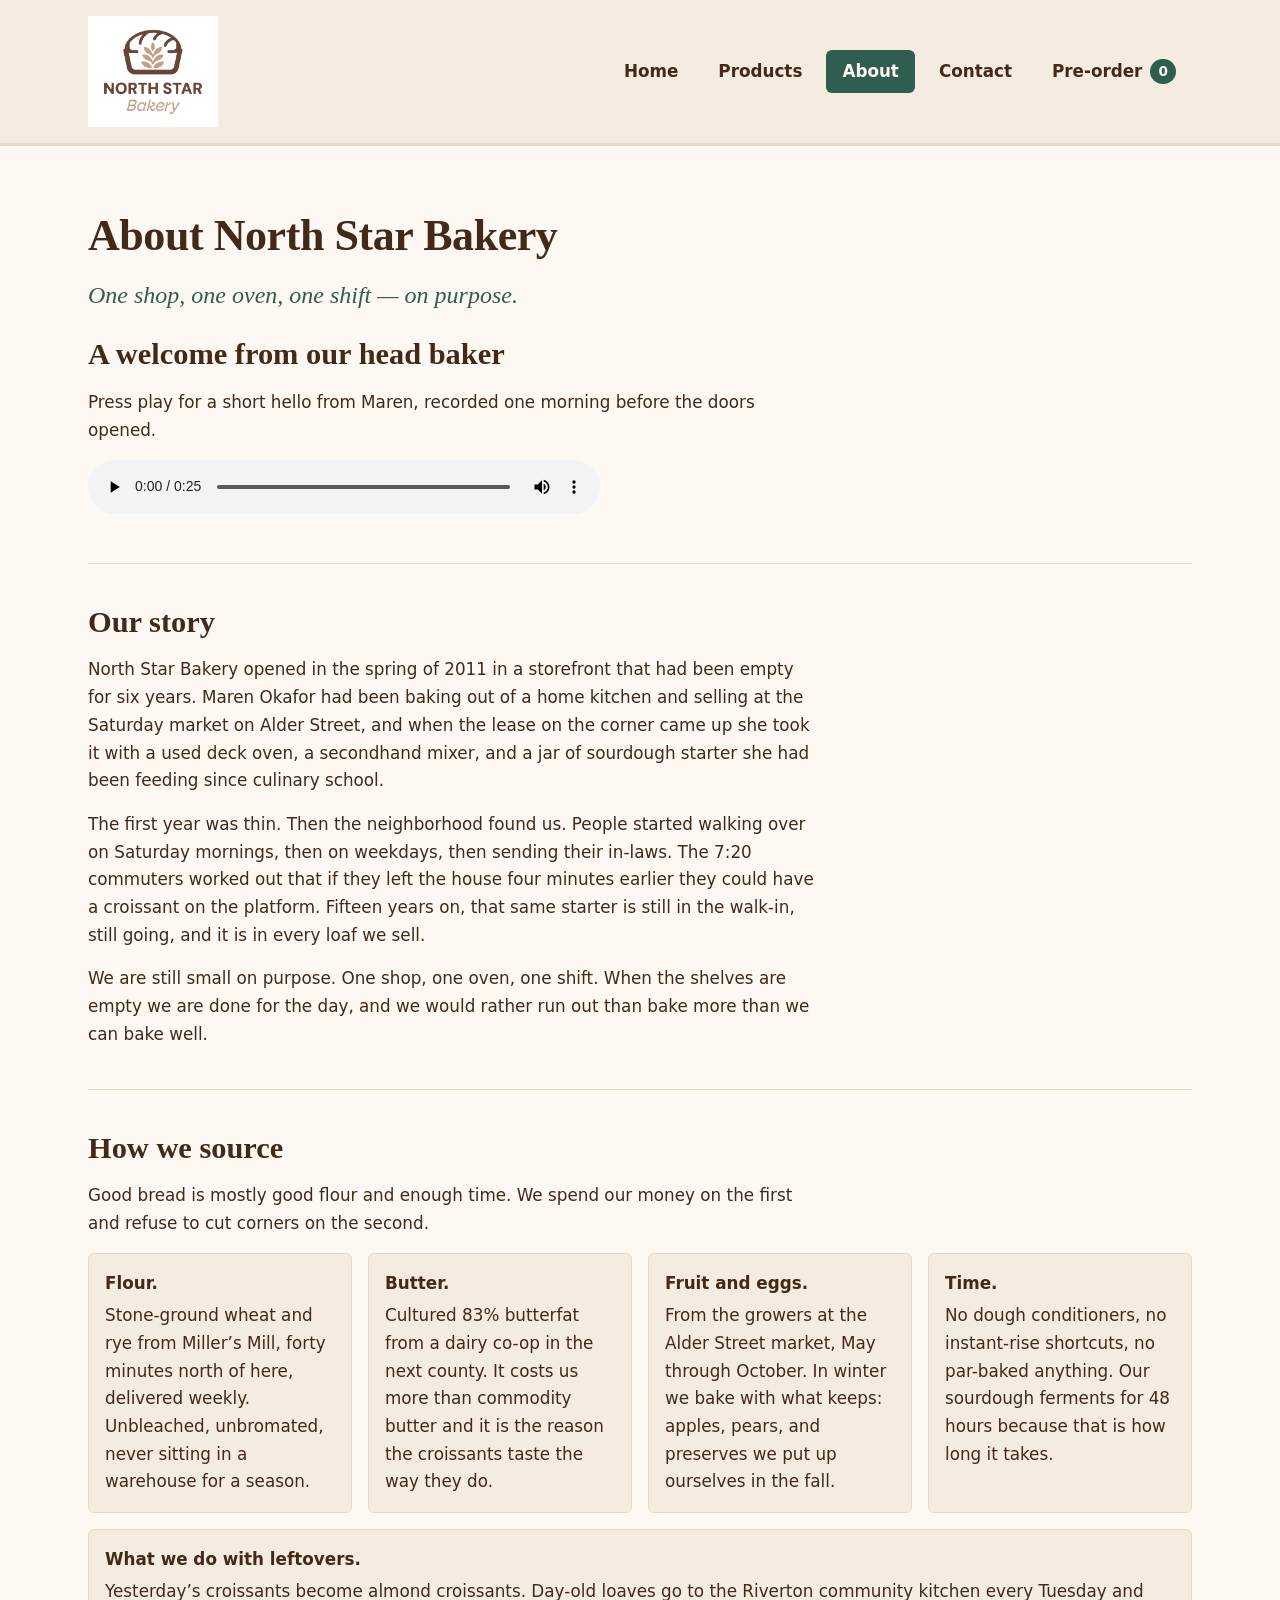
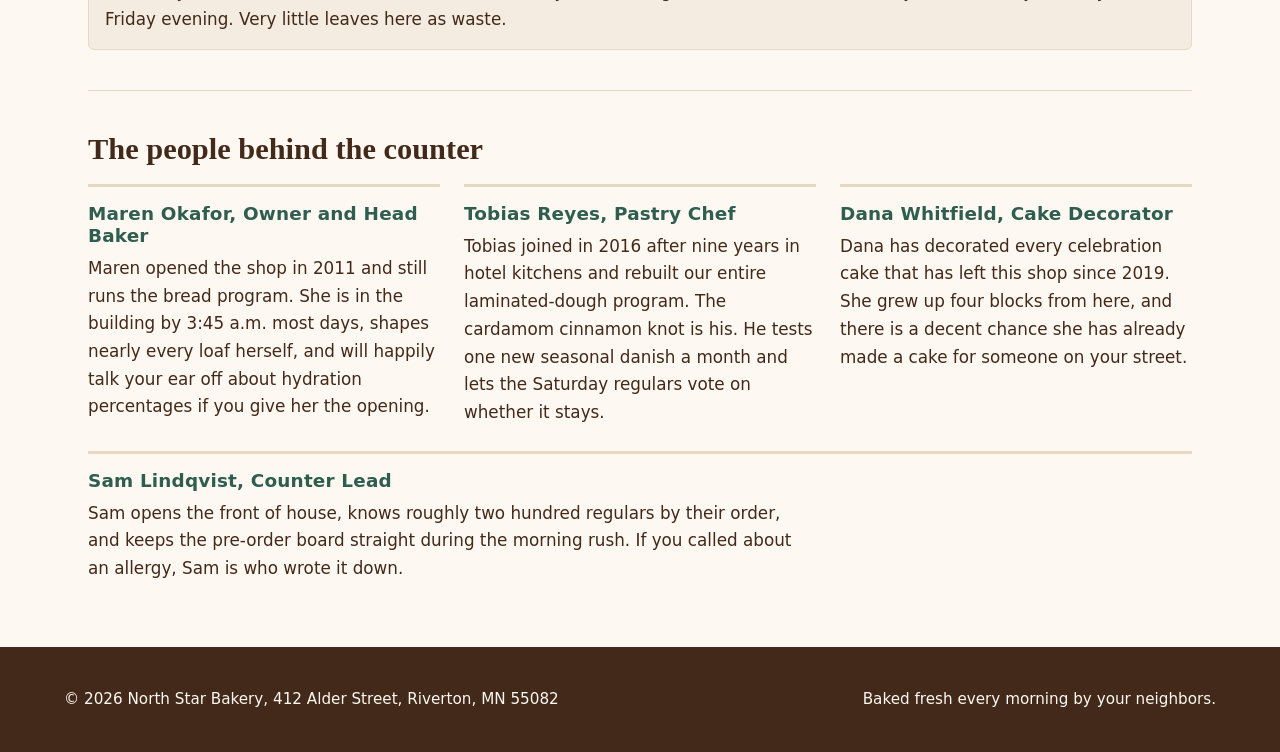
<file: about.html>
<!DOCTYPE html>
<html lang="en">
<head>
  <meta charset="UTF-8">
  <meta name="viewport" content="width=device-width, initial-scale=1.0">
  <meta name="description" content="The story behind North Star Bakery, how we source our flour and butter, and the people who bake here.">
  <title>About Us | North Star Bakery</title>
  <link rel="stylesheet" href="styles.css">
</head>
<body>

  <a class="skip-link" href="#main">Skip to main content</a>

  <header class="site-header">
    <div class="header-inner">
      <img class="site-logo" src="Bakery_c/bakery-logo_c.png" alt="North Star Bakery logo: a rounded loaf of bread with a wheat sheaf baked into the crust" width="200" height="170">

      <nav aria-label="Main">
        <ul class="nav-list">
          <li><a class="nav-link" href="index.html">Home</a></li>
          <li><a class="nav-link" href="products.html">Products</a></li>
          <li><a class="nav-link" href="about.html" aria-current="page">About</a></li>
          <li><a class="nav-link" href="contact.html">Contact</a></li>
          <li class="nav-basket">
            <a class="nav-link nav-basket-link" href="products.html#preorder-basket" data-basket-link>Pre-order<span class="basket-count" data-basket-count hidden>0</span></a>
          </li>
        </ul>
      </nav>
    </div>
  </header>

  <main id="main">

    <section>
      <h1>About North Star Bakery</h1>
      <p class="tagline">One shop, one oven, one shift &mdash; on purpose.</p>

      <h2>A welcome from our head baker</h2>
      <p>Press play for a short hello from Maren, recorded one morning before the doors opened.</p>

      <div class="media-block">
        <audio controls>
          <source src="Bakery_c/bakery-welcome_c.mp3" type="audio/mpeg">
          <source src="Bakery_c/bakery-welcome-mixed_c.mp3" type="audio/mpeg">
          Your browser does not support embedded audio. In the recording, head baker Maren Okafor
          welcomes you to North Star Bakery, describes the smell of the first bake coming out of
          the oven at 6 a.m., and invites you to stop in and say hello at the counter.
        </audio>
      </div>
    </section>

    <section>
      <h2>Our story</h2>
      <p>
        North Star Bakery opened in the spring of 2011 in a storefront that had been empty for
        six years. Maren Okafor had been baking out of a home kitchen and selling at the Saturday
        market on Alder Street, and when the lease on the corner came up she took it with a used
        deck oven, a secondhand mixer, and a jar of sourdough starter she had been feeding since
        culinary school.
      </p>
      <p>
        The first year was thin. Then the neighborhood found us. People started walking over on
        Saturday mornings, then on weekdays, then sending their in-laws. The 7:20 commuters
        worked out that if they left the house four minutes earlier they could have a croissant
        on the platform. Fifteen years on, that same starter is still in the walk-in, still going,
        and it is in every loaf we sell.
      </p>
      <p>
        We are still small on purpose. One shop, one oven, one shift. When the shelves are empty
        we are done for the day, and we would rather run out than bake more than we can bake well.
      </p>
    </section>

    <section>
      <h2>How we source</h2>
      <p>
        Good bread is mostly good flour and enough time. We spend our money on the first and
        refuse to cut corners on the second.
      </p>

      <ul class="card-list">
        <li>
          <strong>Flour.</strong> Stone-ground wheat and rye from Miller&rsquo;s Mill, forty
          minutes north of here, delivered weekly. Unbleached, unbromated, never sitting in a
          warehouse for a season.
        </li>
        <li>
          <strong>Butter.</strong> Cultured 83% butterfat from a dairy co-op in the next county.
          It costs us more than commodity butter and it is the reason the croissants taste the
          way they do.
        </li>
        <li>
          <strong>Fruit and eggs.</strong> From the growers at the Alder Street market, May
          through October. In winter we bake with what keeps: apples, pears, and preserves we
          put up ourselves in the fall.
        </li>
        <li>
          <strong>Time.</strong> No dough conditioners, no instant-rise shortcuts, no par-baked
          anything. Our sourdough ferments for 48 hours because that is how long it takes.
        </li>
        <li>
          <strong>What we do with leftovers.</strong> Yesterday&rsquo;s croissants become almond
          croissants. Day-old loaves go to the Riverton community kitchen every Tuesday and
          Friday evening. Very little leaves here as waste.
        </li>
      </ul>
    </section>

    <section>
      <h2>The people behind the counter</h2>

      <div class="team">
        <article class="team-member">
          <h3>Maren Okafor, Owner and Head Baker</h3>
          <p>
            Maren opened the shop in 2011 and still runs the bread program. She is in the building
            by 3:45 a.m. most days, shapes nearly every loaf herself, and will happily talk your ear
            off about hydration percentages if you give her the opening.
          </p>
        </article>

        <article class="team-member">
          <h3>Tobias Reyes, Pastry Chef</h3>
          <p>
            Tobias joined in 2016 after nine years in hotel kitchens and rebuilt our entire
            laminated-dough program. The cardamom cinnamon knot is his. He tests one new seasonal
            danish a month and lets the Saturday regulars vote on whether it stays.
          </p>
        </article>

        <article class="team-member">
          <h3>Dana Whitfield, Cake Decorator</h3>
          <p>
            Dana has decorated every celebration cake that has left this shop since 2019. She grew
            up four blocks from here, and there is a decent chance she has already made a cake for
            someone on your street.
          </p>
        </article>

        <article class="team-member">
          <h3>Sam Lindqvist, Counter Lead</h3>
          <p>
            Sam opens the front of house, knows roughly two hundred regulars by their order, and
            keeps the pre-order board straight during the morning rush. If you called about an
            allergy, Sam is who wrote it down.
          </p>
        </article>
      </div>
    </section>
  </main>

  <footer class="site-footer">
    <div class="footer-inner">
      <p>&copy; 2026 North Star Bakery, 412 Alder Street, Riverton, MN 55082</p>
      <p>Baked fresh every morning by your neighbors.</p>
    </div>
  </footer>

  <script type="module" src="js/main.js"></script>

</body>
</html>
</file>
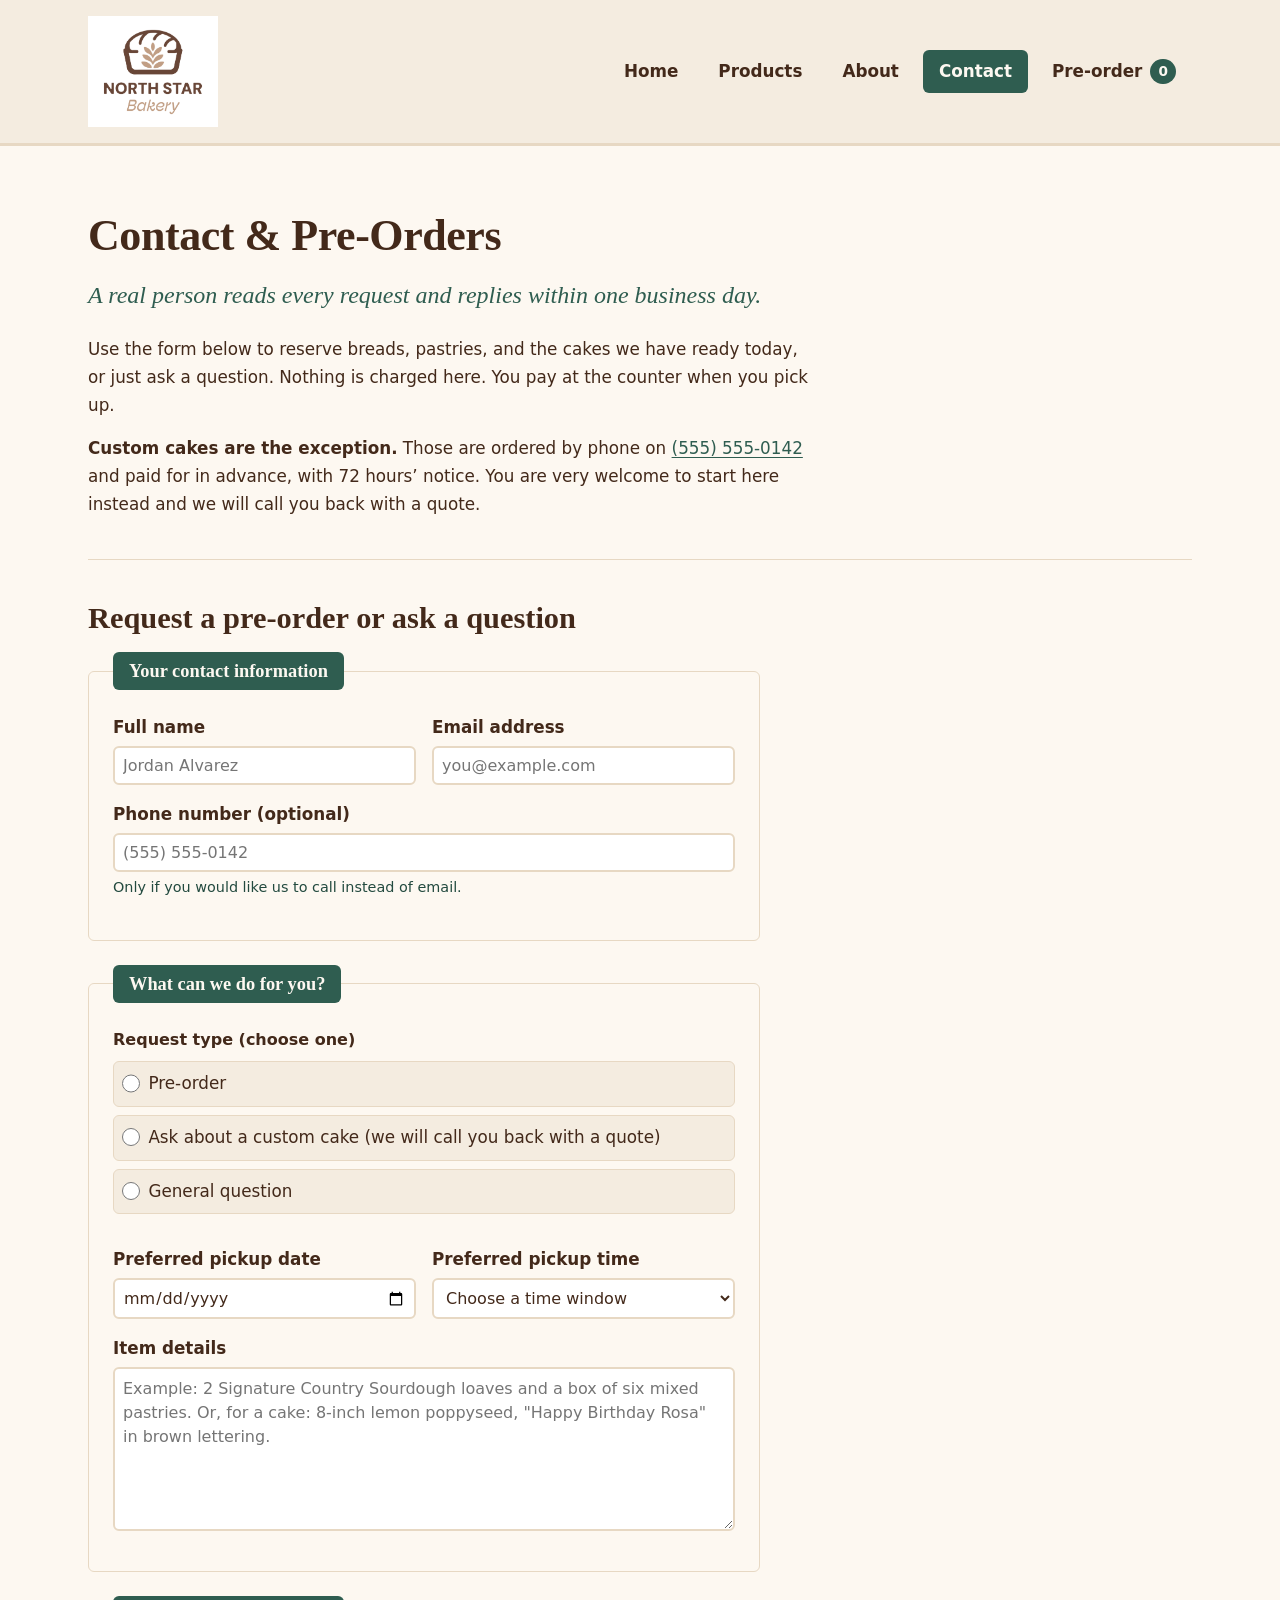
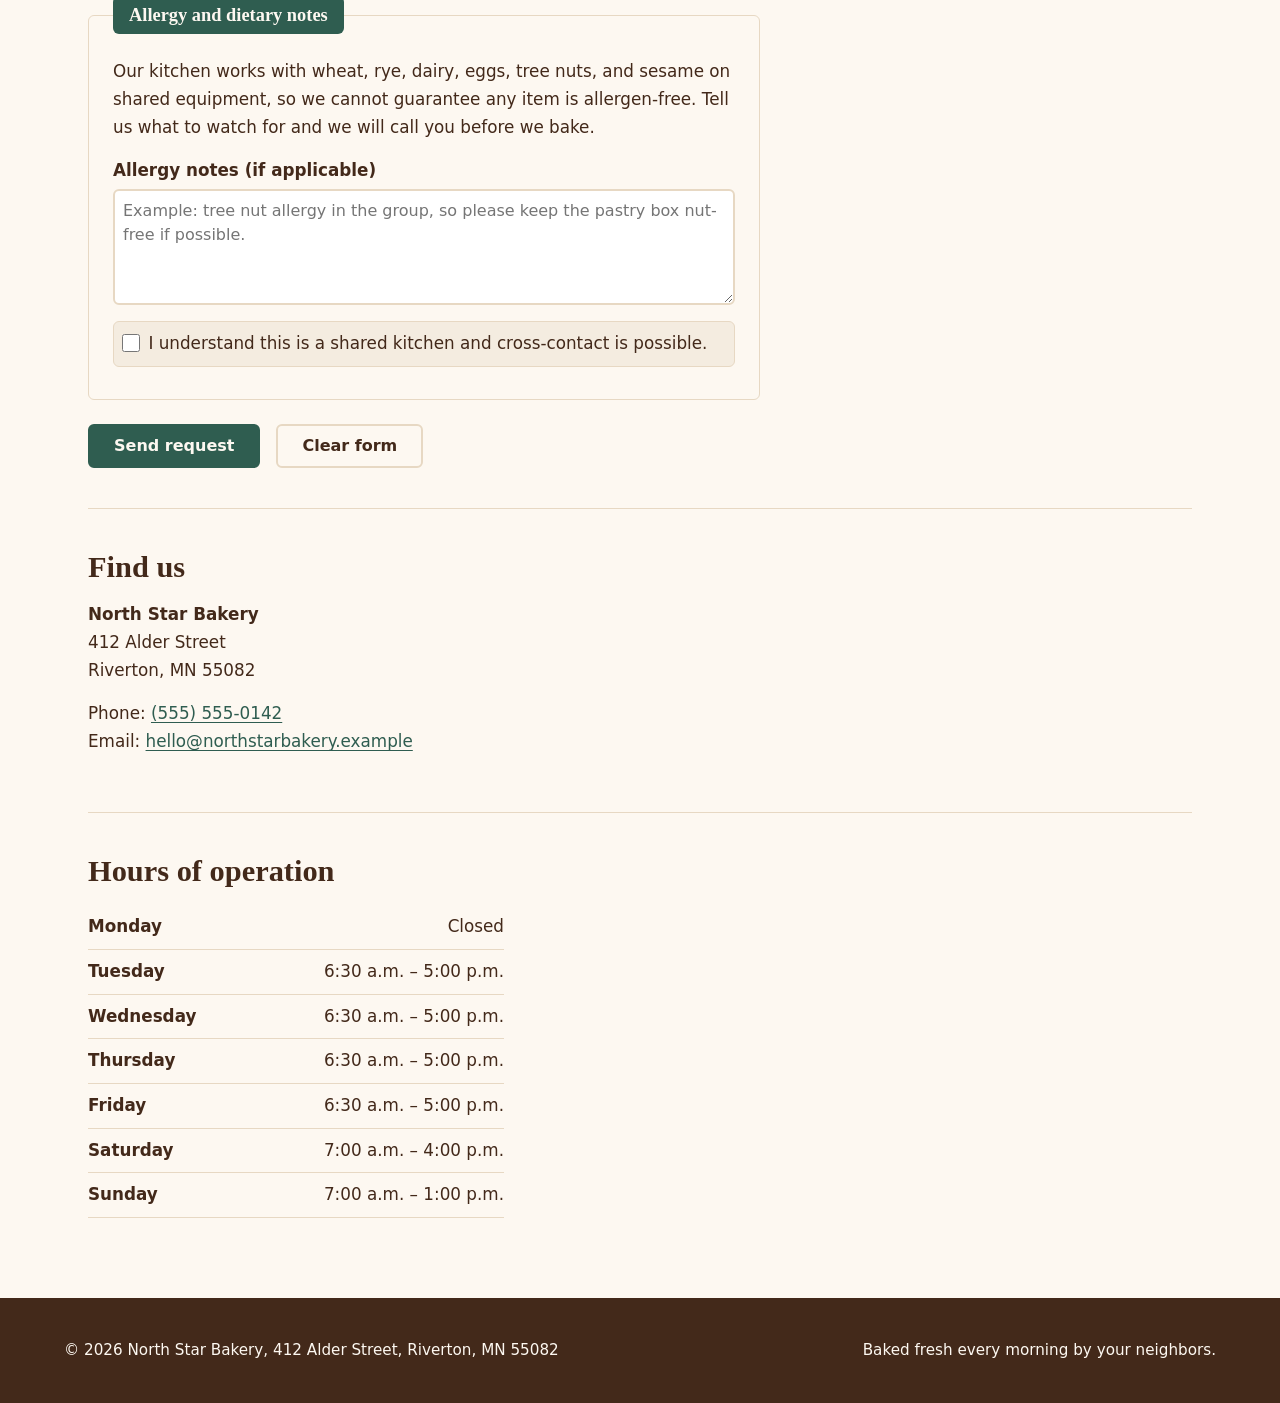
<file: contact.html>
<!DOCTYPE html>
<html lang="en">
<head>
  <meta charset="UTF-8">
  <meta name="viewport" content="width=device-width, initial-scale=1.0">
  <meta name="description" content="Contact North Star Bakery, request a pre-order, and find our hours and location at 412 Alder Street, Riverton.">
  <title>Contact &amp; Pre-Orders | North Star Bakery</title>
  <link rel="stylesheet" href="styles.css">
</head>
<body>

  <a class="skip-link" href="#main">Skip to main content</a>

  <header class="site-header">
    <div class="header-inner">
      <img class="site-logo" src="Bakery_c/bakery-logo_c.png" alt="North Star Bakery logo: a rounded loaf of bread with a wheat sheaf baked into the crust" width="200" height="170">

      <nav aria-label="Main">
        <ul class="nav-list">
          <li><a class="nav-link" href="index.html">Home</a></li>
          <li><a class="nav-link" href="products.html">Products</a></li>
          <li><a class="nav-link" href="about.html">About</a></li>
          <li><a class="nav-link" href="contact.html" aria-current="page">Contact</a></li>
          <li class="nav-basket">
            <a class="nav-link nav-basket-link" href="products.html#preorder-basket" data-basket-link>Pre-order<span class="basket-count" data-basket-count hidden>0</span></a>
          </li>
        </ul>
      </nav>
    </div>
  </header>

  <main id="main">

    <section>
      <h1>Contact &amp; Pre-Orders</h1>
      <p class="tagline">A real person reads every request and replies within one business day.</p>
      <p>
        Use the form below to reserve breads, pastries, and the cakes we have ready today, or
        just ask a question. Nothing is charged here. You pay at the counter when you pick up.
      </p>
      <p>
        <strong>Custom cakes are the exception.</strong> Those are ordered by phone on
        <a href="tel:+15555550142">(555) 555-0142</a> and paid for in advance, with 72
        hours&rsquo; notice. You are very welcome to start here instead and we will call you
        back with a quote.
      </p>
    </section>

    <section>
      <h2>Request a pre-order or ask a question</h2>

      <div class="panel panel-success" data-form-success tabindex="-1" role="status" hidden></div>

      <form action="#" method="post" novalidate data-order-form>

        <fieldset>
          <legend>Your contact information</legend>

          <div class="form-grid">
            <div class="form-row">
              <label for="name">Full name</label>
              <input type="text" id="name" name="name" required minlength="2" maxlength="80"
                     autocomplete="name" placeholder="Jordan Alvarez">
              <p class="field-error" id="name-error" data-error-for="name" role="alert" hidden></p>
            </div>

            <div class="form-row">
              <label for="email">Email address</label>
              <input type="email" id="email" name="email" required maxlength="120"
                     autocomplete="email" placeholder="you@example.com">
              <p class="field-error" id="email-error" data-error-for="email" role="alert" hidden></p>
            </div>
          </div>

          <div class="form-row">
            <label for="phone">Phone number (optional)</label>
            <input type="tel" id="phone" name="phone" pattern="[0-9\-\(\)\s\+]{7,20}"
                   maxlength="20" autocomplete="tel" placeholder="(555) 555-0142">
            <p class="hint" id="phone-hint">Only if you would like us to call instead of email.</p>
            <p class="field-error" id="phone-error" data-error-for="phone" role="alert" hidden></p>
          </div>
        </fieldset>

        <fieldset>
          <legend>What can we do for you?</legend>

          <fieldset class="choice-group">
            <legend class="choice-legend">Request type (choose one)</legend>

            <div class="choice">
              <input type="radio" id="type-preorder" name="request-type" value="pre-order" required>
              <label for="type-preorder">Pre-order</label>
            </div>

            <div class="choice">
              <input type="radio" id="type-cake" name="request-type" value="custom-cake">
              <label for="type-cake">Ask about a custom cake (we will call you back with a quote)</label>
            </div>

            <div class="choice">
              <input type="radio" id="type-question" name="request-type" value="general-question">
              <label for="type-question">General question</label>
            </div>

            <p class="field-error" id="request-type-error" data-error-for="requestType" role="alert" hidden></p>
          </fieldset>

          <div class="form-grid">
            <div class="form-row">
              <label for="pickup-date">Preferred pickup date</label>
              <input type="date" id="pickup-date" name="pickup-date" required min="2026-08-15">
              <p class="field-error" id="pickup-date-error" data-error-for="pickupDate" role="alert" hidden></p>
            </div>

            <div class="form-row">
              <label for="pickup-time">Preferred pickup time</label>
              <select id="pickup-time" name="pickup-time" required>
                <option value="">Choose a time window</option>
                <option value="morning">Morning (6:30 &ndash; 10:00 a.m.)</option>
                <option value="midday">Midday (10:00 a.m. &ndash; 1:00 p.m.)</option>
                <option value="afternoon">Afternoon (1:00 &ndash; 5:00 p.m.)</option>
              </select>
              <p class="field-error" id="pickup-time-error" data-error-for="pickupTime" role="alert" hidden></p>
            </div>
          </div>

          <div class="form-row">
            <label for="items">Item details</label>
            <p class="prefill-notice" data-basket-prefill-notice role="status" hidden>
              We have filled this in from your pre-order basket. Edit it as much as you like.
            </p>
            <textarea id="items" name="items" rows="6" required
                      minlength="10" maxlength="1000"
                      placeholder="Example: 2 Signature Country Sourdough loaves and a box of six mixed pastries. Or, for a cake: 8-inch lemon poppyseed, &quot;Happy Birthday Rosa&quot; in brown lettering."></textarea>
            <p class="field-error" id="items-error" data-error-for="items" role="alert" hidden></p>
          </div>
        </fieldset>

        <fieldset>
          <legend>Allergy and dietary notes</legend>

          <p>
            Our kitchen works with wheat, rye, dairy, eggs, tree nuts, and sesame on shared
            equipment, so we cannot guarantee any item is allergen-free. Tell us what to watch
            for and we will call you before we bake.
          </p>

          <div class="form-row">
            <label for="allergies">Allergy notes (if applicable)</label>
            <textarea id="allergies" name="allergies" rows="4" maxlength="500"
                      placeholder="Example: tree nut allergy in the group, so please keep the pastry box nut-free if possible."></textarea>
            <p class="field-error" id="allergies-error" data-error-for="allergies" role="alert" hidden></p>
          </div>

          <div class="choice">
            <input type="checkbox" id="allergy-ack" name="allergy-ack" value="acknowledged">
            <label for="allergy-ack">I understand this is a shared kitchen and cross-contact is possible.</label>
          </div>

          <p class="field-error" id="allergy-ack-error" data-error-for="allergyAck" role="alert" hidden></p>
        </fieldset>

        <div class="form-actions">
          <button type="submit">Send request</button>
          <button type="reset">Clear form</button>
        </div>

      </form>
    </section>

    <section>
      <h2>Find us</h2>

      <div class="split">
        <div>
          <address class="address">
            <strong>North Star Bakery</strong><br>
            412 Alder Street<br>
            Riverton, MN 55082
          </address>
          <p>
            Phone: <a href="tel:+15555550142">(555) 555-0142</a><br>
            Email: <a href="mailto:hello@northstarbakery.example">hello@northstarbakery.example</a>
          </p>
        </div>
      </div>
    </section>

    <section>
      <h2>Hours of operation</h2>

      <ul class="hours-list">
        <li><span class="day">Monday</span> <span>Closed</span></li>
        <li><span class="day">Tuesday</span> <span>6:30 a.m. &ndash; 5:00 p.m.</span></li>
        <li><span class="day">Wednesday</span> <span>6:30 a.m. &ndash; 5:00 p.m.</span></li>
        <li><span class="day">Thursday</span> <span>6:30 a.m. &ndash; 5:00 p.m.</span></li>
        <li><span class="day">Friday</span> <span>6:30 a.m. &ndash; 5:00 p.m.</span></li>
        <li><span class="day">Saturday</span> <span>7:00 a.m. &ndash; 4:00 p.m.</span></li>
        <li><span class="day">Sunday</span> <span>7:00 a.m. &ndash; 1:00 p.m.</span></li>
      </ul>
    </section>
  </main>

  <footer class="site-footer">
    <div class="footer-inner">
      <p>&copy; 2026 North Star Bakery, 412 Alder Street, Riverton, MN 55082</p>
      <p>Baked fresh every morning by your neighbors.</p>
    </div>
  </footer>

  <script type="module" src="js/main.js"></script>

</body>
</html>
</file>
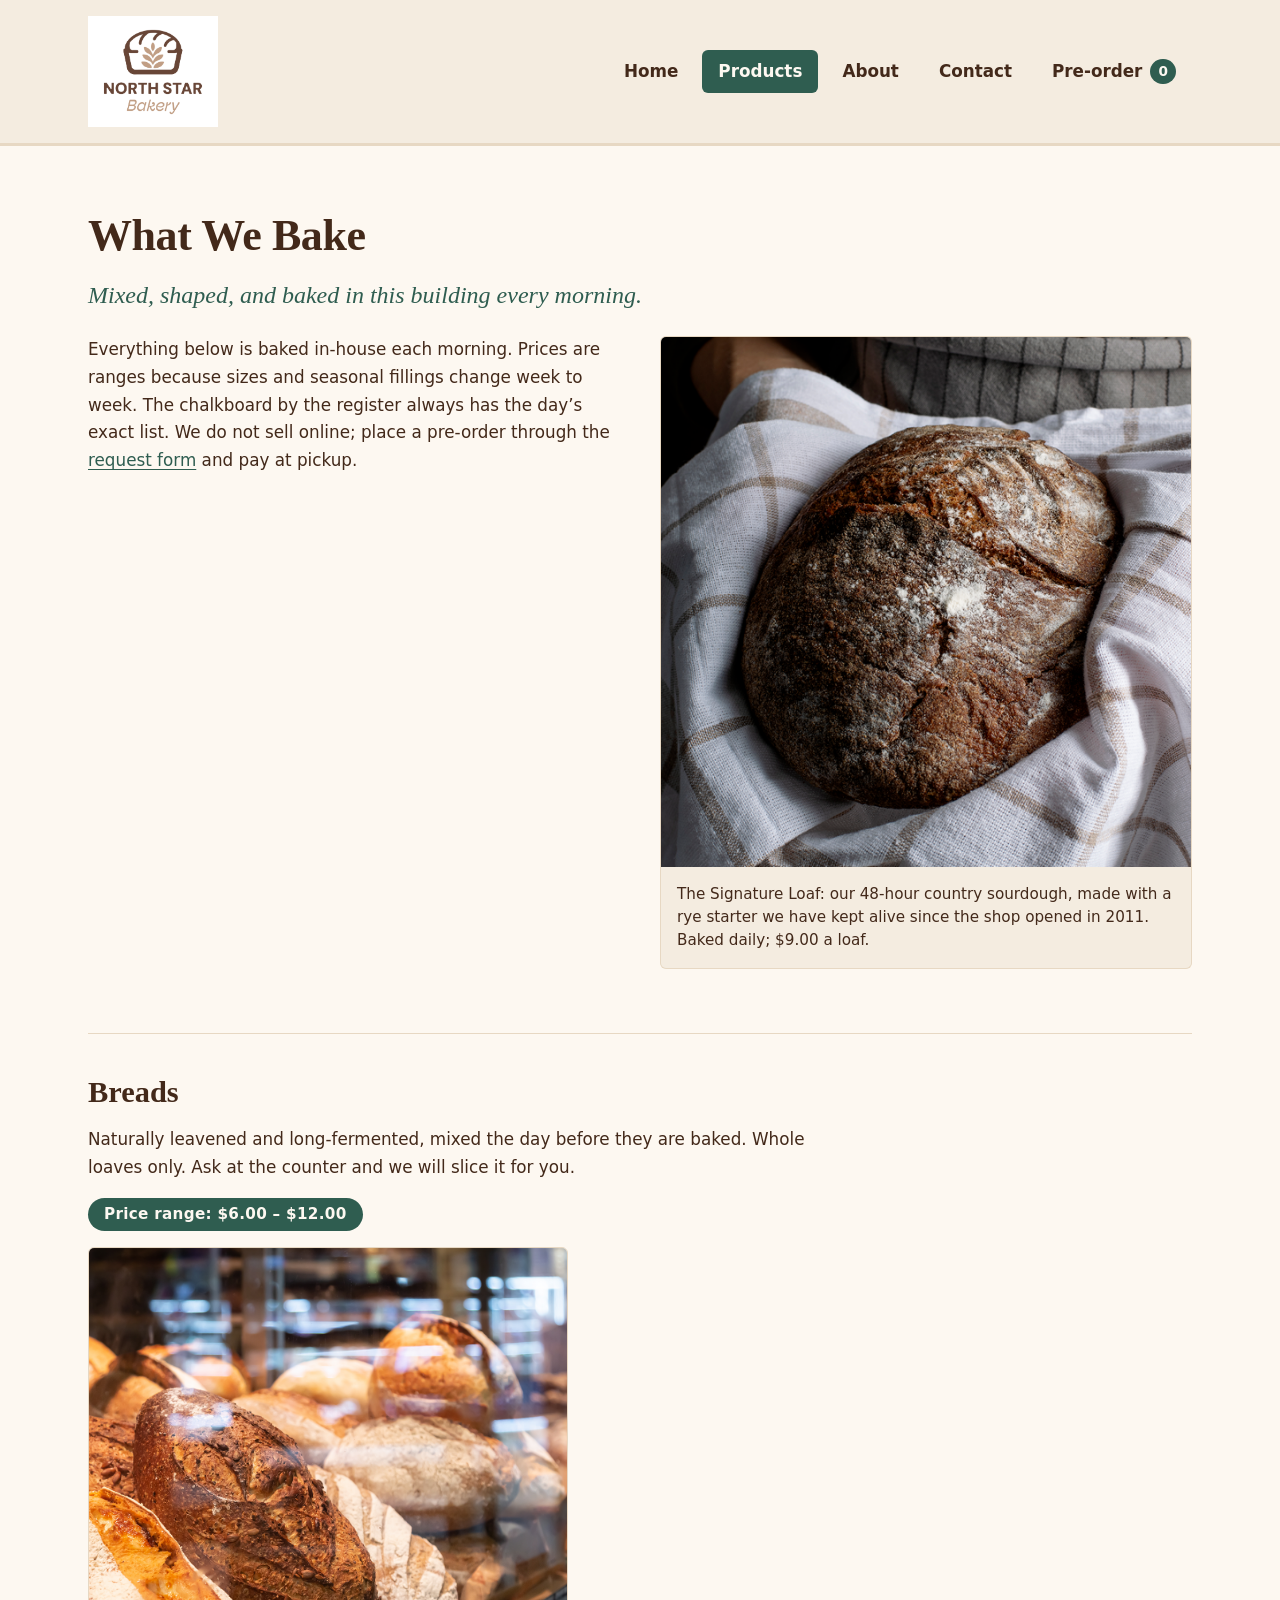
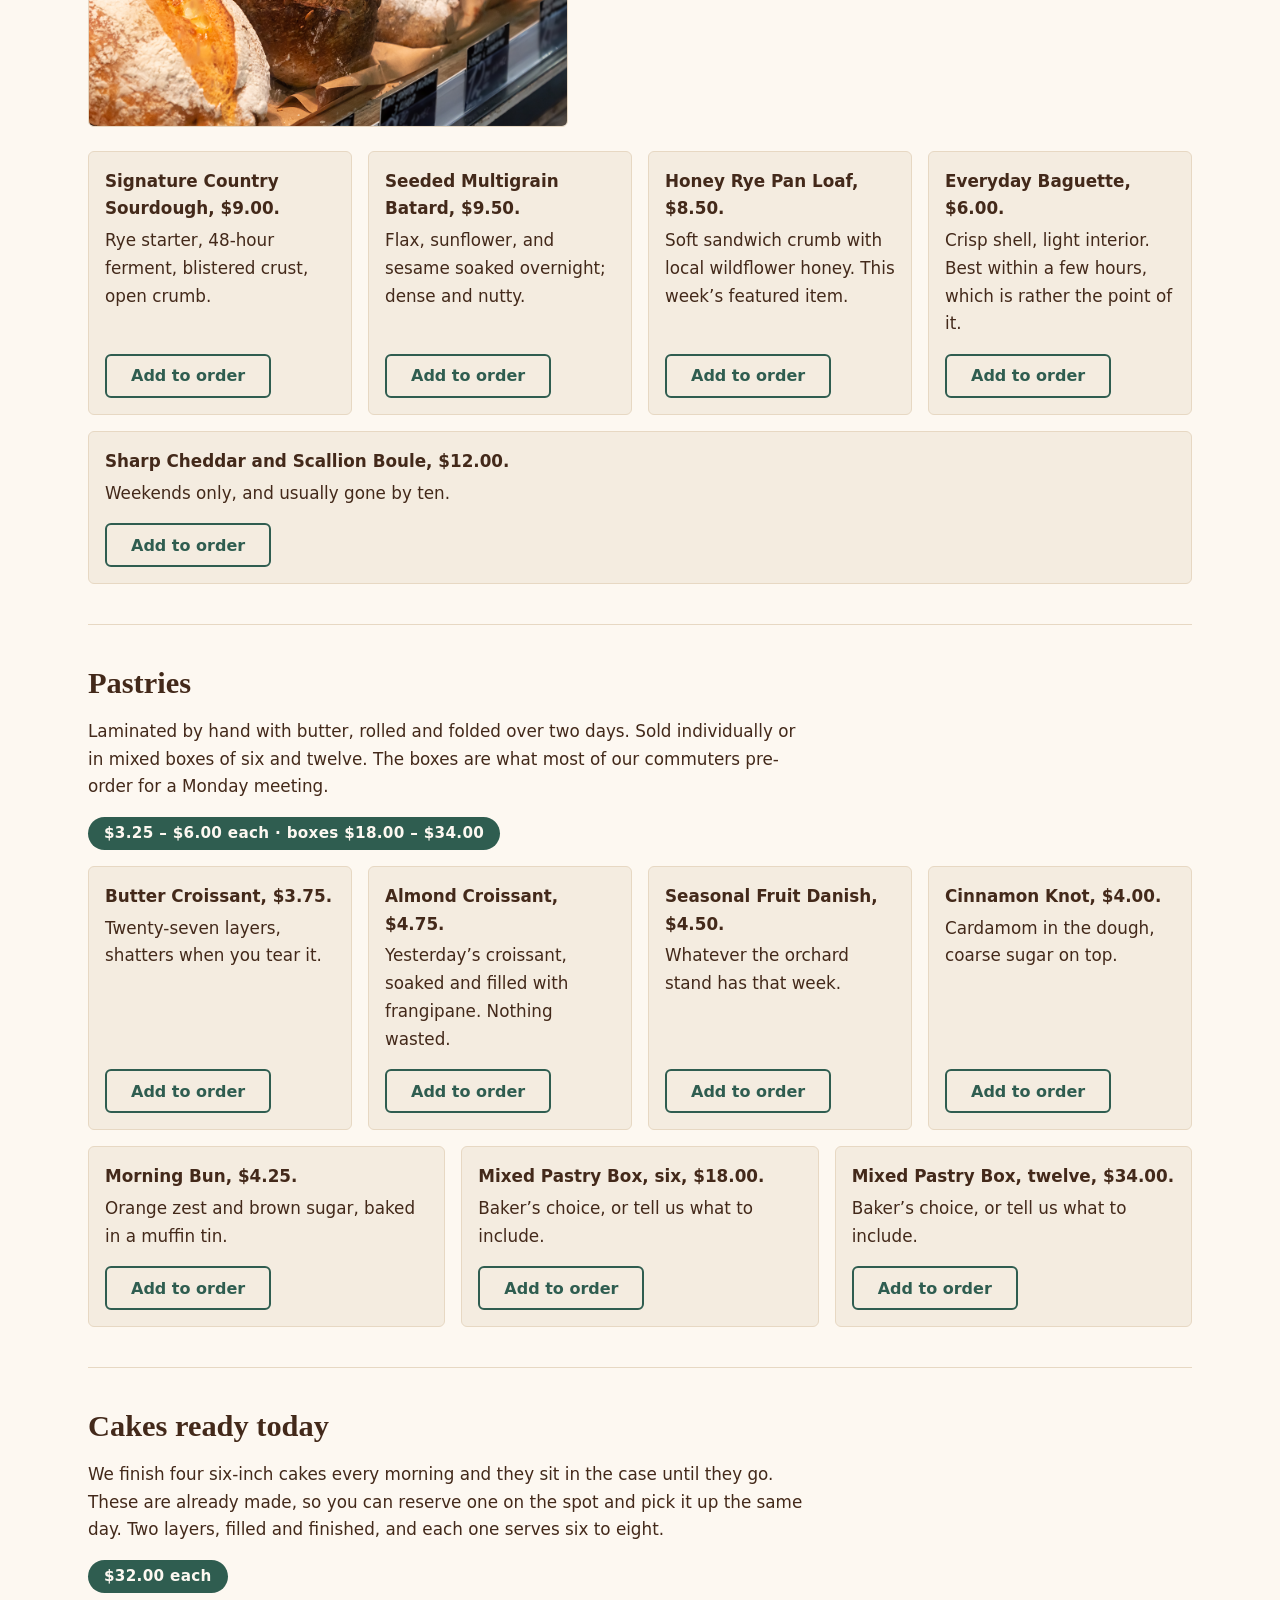
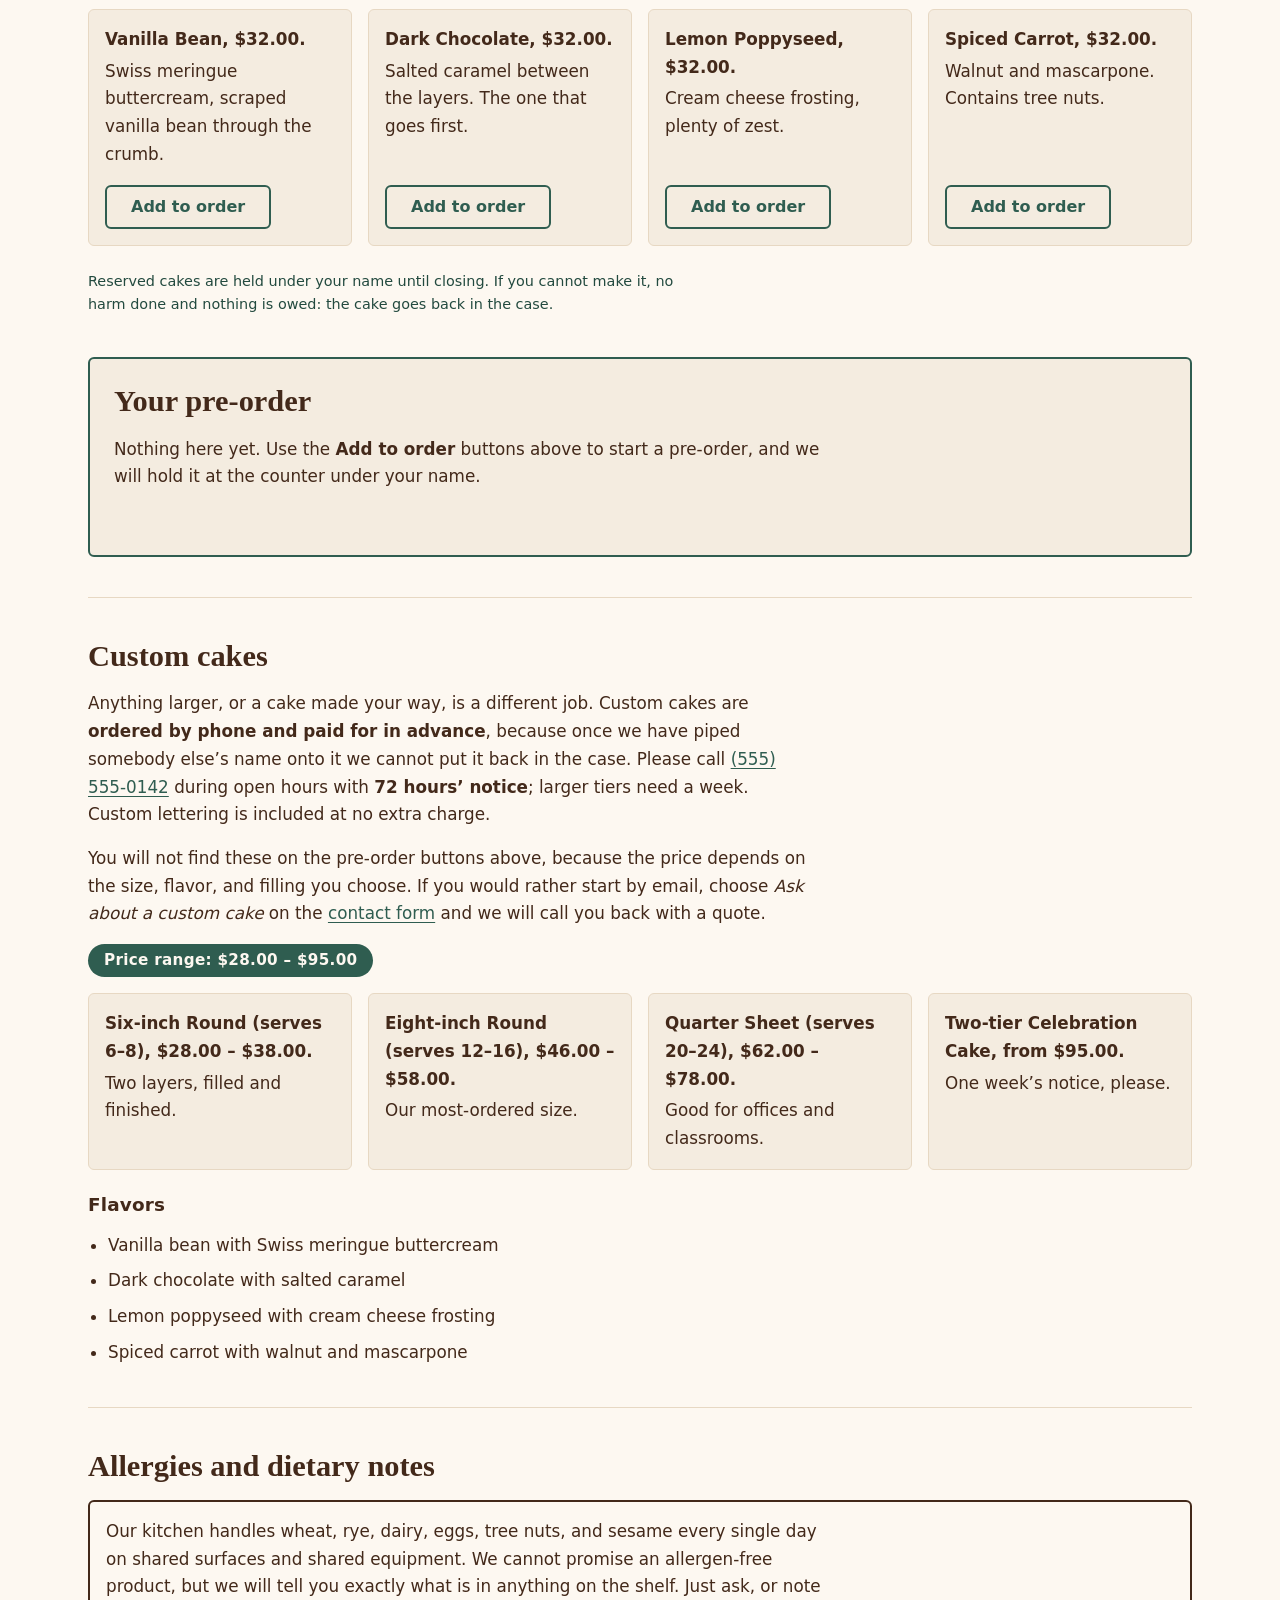
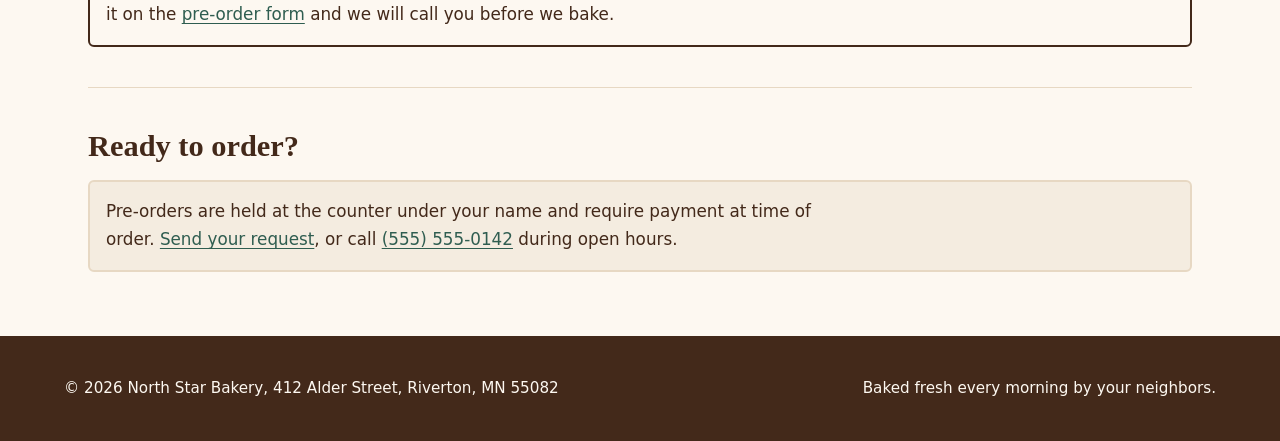
<file: products.html>
<!DOCTYPE html>
<html lang="en">
<head>
  <meta charset="UTF-8">
  <meta name="viewport" content="width=device-width, initial-scale=1.0">
  <meta name="description" content="Breads, pastries, and cakes from North Star Bakery, with price ranges and pre-order information.">
  <title>Products | North Star Bakery</title>
  <link rel="stylesheet" href="styles.css">
</head>
<body>

  <a class="skip-link" href="#main">Skip to main content</a>

  <header class="site-header">
    <div class="header-inner">
      <img class="site-logo" src="Bakery_c/bakery-logo_c.png" alt="North Star Bakery logo: a rounded loaf of bread with a wheat sheaf baked into the crust" width="200" height="170">

      <nav aria-label="Main">
        <ul class="nav-list">
          <li><a class="nav-link" href="index.html">Home</a></li>
          <li><a class="nav-link" href="products.html" aria-current="page">Products</a></li>
          <li><a class="nav-link" href="about.html">About</a></li>
          <li><a class="nav-link" href="contact.html">Contact</a></li>
          <li class="nav-basket">
            <a class="nav-link nav-basket-link" href="products.html#preorder-basket" data-basket-link>Pre-order<span class="basket-count" data-basket-count hidden>0</span></a>
          </li>
        </ul>
      </nav>
    </div>
  </header>

  <main id="main">

    <section>
      <h1>What We Bake</h1>
      <p class="tagline">Mixed, shaped, and baked in this building every morning.</p>

      <div class="split">
        <div>
          <p>
            Everything below is baked in-house each morning. Prices are ranges because sizes and
            seasonal fillings change week to week. The chalkboard by the register always has
            the day&rsquo;s exact list. We do not sell online; place a pre-order through the
            <a href="contact.html">request form</a> and pay at pickup.
          </p>
        </div>

        <figure>
          <img src="Bakery_c/bakery-signature-loaf_c.png" alt="A round country sourdough loaf with a deep brown, flour-dusted crust, cradled in a checked linen towel" width="800" height="800">
          <figcaption>
            The Signature Loaf: our 48-hour country sourdough, made with a rye starter we
            have kept alive since the shop opened in 2011. Baked daily; $9.00 a loaf.
          </figcaption>
        </figure>
      </div>
    </section>

    <section>
      <h2>Breads</h2>
      <p>
        Naturally leavened and long-fermented, mixed the day before they are baked. Whole loaves
        only. Ask at the counter and we will slice it for you.
      </p>

      <p class="price">Price range: $6.00 &ndash; $12.00</p>

      <img class="content-image image-medium" src="Bakery_c/bakery-bread_c.png" alt="Freshly baked loaves in the bakery case, including a dark seeded batard, flour-dusted round boules, and a split cheese loaf" width="900" height="900">

      <ul class="card-list product-list">
        <li class="product" data-product-id="signature-sourdough">
          <p class="product-detail"><strong>Signature Country Sourdough, $9.00.</strong> Rye starter, 48-hour ferment, blistered crust, open crumb.</p>
          <button type="button" class="add-button" data-add-to-order="signature-sourdough">Add to order<span class="visually-hidden"> &ndash; Signature Country Sourdough</span></button>
        </li>
        <li class="product" data-product-id="seeded-multigrain">
          <p class="product-detail"><strong>Seeded Multigrain Batard, $9.50.</strong> Flax, sunflower, and sesame soaked overnight; dense and nutty.</p>
          <button type="button" class="add-button" data-add-to-order="seeded-multigrain">Add to order<span class="visually-hidden"> &ndash; Seeded Multigrain Batard</span></button>
        </li>
        <li class="product" data-product-id="honey-rye">
          <p class="product-detail"><strong>Honey Rye Pan Loaf, $8.50.</strong> Soft sandwich crumb with local wildflower honey. This week&rsquo;s featured item.</p>
          <button type="button" class="add-button" data-add-to-order="honey-rye">Add to order<span class="visually-hidden"> &ndash; Honey Rye Pan Loaf</span></button>
        </li>
        <li class="product" data-product-id="everyday-baguette">
          <p class="product-detail"><strong>Everyday Baguette, $6.00.</strong> Crisp shell, light interior. Best within a few hours, which is rather the point of it.</p>
          <button type="button" class="add-button" data-add-to-order="everyday-baguette">Add to order<span class="visually-hidden"> &ndash; Everyday Baguette</span></button>
        </li>
        <li class="product" data-product-id="cheddar-scallion">
          <p class="product-detail"><strong>Sharp Cheddar and Scallion Boule, $12.00.</strong> Weekends only, and usually gone by ten.</p>
          <button type="button" class="add-button" data-add-to-order="cheddar-scallion">Add to order<span class="visually-hidden"> &ndash; Sharp Cheddar and Scallion Boule</span></button>
        </li>
      </ul>
    </section>

    <section>
      <h2>Pastries</h2>
      <p>
        Laminated by hand with butter, rolled and folded over two days. Sold individually or
        in mixed boxes of six and twelve. The boxes are what most of our commuters
        pre-order for a Monday meeting.
      </p>

      <p class="price">$3.25 &ndash; $6.00 each &middot; boxes $18.00 &ndash; $34.00</p>

      <ul class="card-list product-list">
        <li class="product" data-product-id="butter-croissant">
          <p class="product-detail"><strong>Butter Croissant, $3.75.</strong> Twenty-seven layers, shatters when you tear it.</p>
          <button type="button" class="add-button" data-add-to-order="butter-croissant">Add to order<span class="visually-hidden"> &ndash; Butter Croissant</span></button>
        </li>
        <li class="product" data-product-id="almond-croissant">
          <p class="product-detail"><strong>Almond Croissant, $4.75.</strong> Yesterday&rsquo;s croissant, soaked and filled with frangipane. Nothing wasted.</p>
          <button type="button" class="add-button" data-add-to-order="almond-croissant">Add to order<span class="visually-hidden"> &ndash; Almond Croissant</span></button>
        </li>
        <li class="product" data-product-id="fruit-danish">
          <p class="product-detail"><strong>Seasonal Fruit Danish, $4.50.</strong> Whatever the orchard stand has that week.</p>
          <button type="button" class="add-button" data-add-to-order="fruit-danish">Add to order<span class="visually-hidden"> &ndash; Seasonal Fruit Danish</span></button>
        </li>
        <li class="product" data-product-id="cinnamon-knot">
          <p class="product-detail"><strong>Cinnamon Knot, $4.00.</strong> Cardamom in the dough, coarse sugar on top.</p>
          <button type="button" class="add-button" data-add-to-order="cinnamon-knot">Add to order<span class="visually-hidden"> &ndash; Cinnamon Knot</span></button>
        </li>
        <li class="product" data-product-id="morning-bun">
          <p class="product-detail"><strong>Morning Bun, $4.25.</strong> Orange zest and brown sugar, baked in a muffin tin.</p>
          <button type="button" class="add-button" data-add-to-order="morning-bun">Add to order<span class="visually-hidden"> &ndash; Morning Bun</span></button>
        </li>
        <li class="product" data-product-id="pastry-box-six">
          <p class="product-detail"><strong>Mixed Pastry Box, six, $18.00.</strong> Baker&rsquo;s choice, or tell us what to include.</p>
          <button type="button" class="add-button" data-add-to-order="pastry-box-six">Add to order<span class="visually-hidden"> &ndash; Mixed Pastry Box, six</span></button>
        </li>
        <li class="product" data-product-id="pastry-box-twelve">
          <p class="product-detail"><strong>Mixed Pastry Box, twelve, $34.00.</strong> Baker&rsquo;s choice, or tell us what to include.</p>
          <button type="button" class="add-button" data-add-to-order="pastry-box-twelve">Add to order<span class="visually-hidden"> &ndash; Mixed Pastry Box, twelve</span></button>
        </li>
      </ul>
    </section>

    <section>
      <h2>Cakes ready today</h2>
      <p>
        We finish four six-inch cakes every morning and they sit in the case until they go.
        These are already made, so you can reserve one on the spot and pick it up the same
        day. Two layers, filled and finished, and each one serves six to eight.
      </p>

      <p class="price">$32.00 each</p>

      <ul class="card-list product-list">
        <li class="product" data-product-id="cake-vanilla-bean">
          <p class="product-detail"><strong>Vanilla Bean, $32.00.</strong> Swiss meringue buttercream, scraped vanilla bean through the crumb.</p>
          <button type="button" class="add-button" data-add-to-order="cake-vanilla-bean">Add to order<span class="visually-hidden"> &ndash; Vanilla Bean Six-Inch Cake</span></button>
        </li>
        <li class="product" data-product-id="cake-dark-chocolate">
          <p class="product-detail"><strong>Dark Chocolate, $32.00.</strong> Salted caramel between the layers. The one that goes first.</p>
          <button type="button" class="add-button" data-add-to-order="cake-dark-chocolate">Add to order<span class="visually-hidden"> &ndash; Dark Chocolate Six-Inch Cake</span></button>
        </li>
        <li class="product" data-product-id="cake-lemon-poppyseed">
          <p class="product-detail"><strong>Lemon Poppyseed, $32.00.</strong> Cream cheese frosting, plenty of zest.</p>
          <button type="button" class="add-button" data-add-to-order="cake-lemon-poppyseed">Add to order<span class="visually-hidden"> &ndash; Lemon Poppyseed Six-Inch Cake</span></button>
        </li>
        <li class="product" data-product-id="cake-spiced-carrot">
          <p class="product-detail"><strong>Spiced Carrot, $32.00.</strong> Walnut and mascarpone. Contains tree nuts.</p>
          <button type="button" class="add-button" data-add-to-order="cake-spiced-carrot">Add to order<span class="visually-hidden"> &ndash; Spiced Carrot Six-Inch Cake</span></button>
        </li>
      </ul>

      <p class="hint">
        Reserved cakes are held under your name until closing. If you cannot make it, no
        harm done and nothing is owed: the cake goes back in the case.
      </p>
    </section>

    <section id="preorder-basket" class="basket" data-basket aria-labelledby="basket-heading">
      <h2 id="basket-heading">Your pre-order</h2>

      <div class="basket-empty" data-basket-empty>
        <p>
          Nothing here yet. Use the <strong>Add to order</strong> buttons above to start a
          pre-order, and we will hold it at the counter under your name.
        </p>
      </div>

      <div data-basket-filled hidden>
        <ul class="basket-list" data-basket-lines></ul>

        <p class="basket-total">
          Estimated total <strong data-basket-total>$0.00</strong>
        </p>

        <p class="hint">
          Nothing is charged here. You pay at the counter when you pick up.
        </p>

        <div class="basket-actions">
          <a class="button" href="contact.html">Continue to the pre-order form</a>
          <button type="button" class="button-quiet" data-basket-clear>Clear pre-order</button>
        </div>
      </div>

      <p class="basket-status" data-basket-status role="status" aria-live="polite"></p>
    </section>

    <section data-custom-cakes>
      <h2>Custom cakes</h2>
      <p>
        Anything larger, or a cake made your way, is a different job. Custom cakes are
        <strong>ordered by phone and paid for in advance</strong>, because once we have
        piped somebody else&rsquo;s name onto it we cannot put it back in the case. Please
        call <a href="tel:+15555550142">(555) 555-0142</a> during open hours with
        <strong>72 hours&rsquo; notice</strong>; larger tiers need a week. Custom lettering is
        included at no extra charge.
      </p>

      <p>
        You will not find these on the pre-order buttons above, because the price depends on
        the size, flavor, and filling you choose. If you would rather start by email, choose
        <em>Ask about a custom cake</em> on the <a href="contact.html">contact form</a> and we
        will call you back with a quote.
      </p>

      <p class="price">Price range: $28.00 &ndash; $95.00</p>

      <ul class="card-list">
        <li><strong>Six-inch Round (serves 6&ndash;8), $28.00 &ndash; $38.00.</strong> Two layers, filled and finished.</li>
        <li><strong>Eight-inch Round (serves 12&ndash;16), $46.00 &ndash; $58.00.</strong> Our most-ordered size.</li>
        <li><strong>Quarter Sheet (serves 20&ndash;24), $62.00 &ndash; $78.00.</strong> Good for offices and classrooms.</li>
        <li><strong>Two-tier Celebration Cake, from $95.00.</strong> One week&rsquo;s notice, please.</li>
      </ul>

      <h3>Flavors</h3>
      <ul class="text-list">
        <li>Vanilla bean with Swiss meringue buttercream</li>
        <li>Dark chocolate with salted caramel</li>
        <li>Lemon poppyseed with cream cheese frosting</li>
        <li>Spiced carrot with walnut and mascarpone</li>
      </ul>
    </section>

    <section>
      <h2>Allergies and dietary notes</h2>

      <div class="panel panel-note">
        <p>
          Our kitchen handles wheat, rye, dairy, eggs, tree nuts, and sesame every single day
          on shared surfaces and shared equipment. We cannot promise an allergen-free product,
          but we will tell you exactly what is in anything on the shelf. Just ask, or note
          it on the <a href="contact.html">pre-order form</a> and we will call you before we bake.
        </p>
      </div>
    </section>

    <section>
      <h2>Ready to order?</h2>

      <div class="panel panel-feature">
        <p>
          Pre-orders are held at the counter under your name and require payment at time of order.
          <a href="contact.html">Send your request</a>, or call
          <a href="tel:+15555550142">(555) 555-0142</a> during open hours.
        </p>
      </div>
    </section>
  </main>

  <footer class="site-footer">
    <div class="footer-inner">
      <p>&copy; 2026 North Star Bakery, 412 Alder Street, Riverton, MN 55082</p>
      <p>Baked fresh every morning by your neighbors.</p>
    </div>
  </footer>

  <script type="module" src="js/main.js"></script>

</body>
</html>
</file>
<file: styles.css>
/* ==========================================================================
   Design system
   -------------
   Colors:  brown(crust), cream, pine green, tan
   Fonts:   Georgia (serif) for headings, system sans-serif for body text
   Spacing: one scale (--space-1 ... --space-6), used everywhere
   ========================================================================== */

:root {
  --color-crust: #43291a;  
  --color-cream: #fdf8f1; 
  --color-pine:  #2f5d50; 
  --color-tan:   #e7d8c3;

  --color-tan-soft: #f4ece0;
  --color-pine-dark: #234a3f;

  --font-heading: Georgia, "Times New Roman", Times, serif;
  --font-body: "Segoe UI", system-ui, -apple-system, "Helvetica Neue", Arial, sans-serif;

  --space-1: 0.25rem;
  --space-2: 0.5rem;
  --space-3: 1rem;
  --space-4: 1.5rem;
  --space-5: 2.5rem;
  --space-6: 4rem;

  --measure: 68ch;         
  --page-max: 72rem;     
  --radius: 6px;
  --border: 1px solid var(--color-tan);
}

*,
*::before,
*::after {
  box-sizing: border-box;
}

body {
  margin: 0;
  background-color: var(--color-cream);
  color: var(--color-crust);
  font-family: var(--font-body);
  font-size: 1rem;
  line-height: 1.65;
}

img,
video {
  max-width: 100%;
  height: auto;
  display: block;
}

audio {
  width: 100%;
  max-width: 32rem;
}

h1, h2, h3 {
  font-family: var(--font-heading);
  color: var(--color-crust);
  line-height: 1.2;
  margin: 0 0 var(--space-3);
}

h1 {
  font-size: 2rem;
  letter-spacing: -0.01em;
}

h2 {
  font-size: 1.5rem;
  margin-top: 0;
}

h3 {
  font-size: 1.15rem;
  font-family: var(--font-body);
  font-weight: 700;
  letter-spacing: 0.01em;
}

p {
  margin: 0 0 var(--space-3);
  max-width: var(--measure);
}

strong {
  color: var(--color-crust);
  font-weight: 700;
}

a {
  color: var(--color-pine);
  text-underline-offset: 0.15em;
}

a:hover {
  color: var(--color-pine-dark);
}

a:focus-visible,
button:focus-visible,
input:focus-visible,
select:focus-visible,
textarea:focus-visible,
summary:focus-visible {
  outline: 3px solid var(--color-pine);
  outline-offset: 2px;
  border-radius: var(--radius);
}

main {
  width: 100%;
  max-width: var(--page-max);
  margin: 0 auto;
  padding: var(--space-5) var(--space-3) var(--space-6);
}

main > section {
  padding-top: var(--space-5);
  margin-top: var(--space-5);
  border-top: var(--border);
}

main > section:first-of-type {
  padding-top: 0;
  margin-top: var(--space-4);
  border-top: none;
}

.skip-link {
  position: absolute;
  left: -9999px;
  top: 0;
  background-color: var(--color-pine);
  color: var(--color-cream);
  padding: var(--space-2) var(--space-3);
  z-index: 10;
}

.skip-link:focus {
  left: var(--space-3);
  top: var(--space-3);
}

.site-header {
  background-color: var(--color-tan-soft);
  border-bottom: 3px solid var(--color-tan);
}

.header-inner {
  display: flex;
  flex-direction: column;
  align-items: center;
  gap: var(--space-3);
  width: 100%;
  max-width: var(--page-max);
  margin: 0 auto;
  padding: var(--space-3);
}

.site-logo {
  width: 110px;
  height: auto;
}

.nav-list {
  display: flex;
  flex-wrap: wrap;
  justify-content: center;
  gap: var(--space-1) var(--space-2);
  list-style: none;
  margin: 0;
  padding: 0;
}

.nav-link {
  display: block;
  padding: var(--space-2) var(--space-3);
  border-radius: var(--radius);
  color: var(--color-crust);
  font-weight: 600;
  text-decoration: none;
}

.nav-link:hover {
  background-color: var(--color-tan);
  color: var(--color-crust);
}

.nav-link[aria-current="page"] {
  background-color: var(--color-pine);
  color: var(--color-cream);
}

.hero {
  display: flex;
  flex-direction: column;
  gap: var(--space-4);
}

.hero-text > :last-child {
  margin-bottom: 0;
}

.tagline {
  font-family: var(--font-heading);
  font-size: 1.15rem;
  font-style: italic;
  color: var(--color-pine);
}

.hero-image {
  width: 100%;
  border-radius: var(--radius);
  border: var(--border);
}

.card-list {
  display: flex;
  flex-direction: column;
  flex-wrap: wrap;
  gap: var(--space-3);
  list-style: none;
  margin: 0 0 var(--space-4);
  padding: 0;
}

.card-list > li {
  flex: 1 1 16rem;
  background-color: var(--color-tan-soft);
  border: var(--border);
  border-radius: var(--radius);
  padding: var(--space-3);
}

.card-list > li > strong {
  display: block;
  margin-bottom: var(--space-1);
}

.text-list {
  margin: 0 0 var(--space-3);
  padding-left: 1.25rem;
  max-width: var(--measure);
}

.text-list li {
  margin-bottom: var(--space-2);
}

.panel {
  background-color: var(--color-tan-soft);
  border: var(--border);
  border-radius: var(--radius);
  padding: var(--space-3);
}

.panel > :last-child {
  margin-bottom: 0;
}

.panel-feature {
  border: 2px solid var(--color-tan);
}

.panel-note {
  background-color: transparent;
  border: 2px solid var(--color-crust);
}

.price {
  display: inline-block;
  background-color: var(--color-pine);
  color: var(--color-cream);
  font-family: var(--font-body);
  font-size: 0.95rem;
  font-weight: 700;
  letter-spacing: 0.02em;
  padding: var(--space-1) var(--space-3);
  border-radius: 999px;
  margin: 0 0 var(--space-3);
}

figure {
  margin: 0 0 var(--space-4);
  max-width: 34rem;
}

figure img {
  width: 100%;
  border: var(--border);
  border-bottom: none;
  border-radius: var(--radius) var(--radius) 0 0;
}

figcaption {
  font-size: 0.95rem;
  line-height: 1.5;
  color: var(--color-crust);
  background-color: var(--color-tan-soft);
  border: var(--border);
  border-top: none;
  border-radius: 0 0 var(--radius) var(--radius);
  padding: var(--space-3);
}

.media-block {
  margin-bottom: var(--space-3);
}

.media-block video {
  width: 100%;
  max-width: 40rem;
  border-radius: var(--radius);
  border: var(--border);
  background-color: var(--color-crust);
}

.content-image {
  border-radius: var(--radius);
  border: var(--border);
  margin-bottom: var(--space-4);
}

.image-medium {
  max-width: 30rem;
}

.team {
  display: flex;
  flex-direction: column;
  flex-wrap: wrap;
  gap: var(--space-4);
}

.team-member {
  flex: 1 1 18rem;
  border-top: 3px solid var(--color-tan);
  padding-top: var(--space-3);
}

.team-member h3 {
  margin-bottom: var(--space-2);
  color: var(--color-pine);
}

.team-member p {
  margin-bottom: 0;
}

.hours-list {
  list-style: none;
  margin: 0 0 var(--space-3);
  padding: 0;
  max-width: 26rem;
}

.hours-list li {
  display: flex;
  flex-wrap: wrap;
  justify-content: space-between;
  gap: var(--space-2);
  padding: var(--space-2) 0;
  border-bottom: var(--border);
}

.hours-list .day {
  font-weight: 600;
}

.address {
  font-style: normal;
  margin-bottom: var(--space-3);
}

form {
  max-width: 42rem;
}

fieldset {
  border: var(--border);
  border-radius: var(--radius);
  padding: var(--space-4);
  margin: 0 0 var(--space-4);
}

legend {
  font-family: var(--font-heading);
  font-size: 1.15rem;
  font-weight: 700;
  color: var(--color-cream);
  background-color: var(--color-pine);
  padding: var(--space-1) var(--space-3);
  border-radius: var(--radius);
}

.form-row {
  display: flex;
  flex-direction: column;
  gap: var(--space-1);
  margin: 0 0 var(--space-3);
  max-width: none;
}

.form-row label {
  font-weight: 600;
}

.hint {
  font-size: 0.9rem;
  color: var(--color-pine-dark);
  margin: 0;
}

input[type="text"],
input[type="email"],
input[type="tel"],
input[type="date"],
select,
textarea {
  width: 100%;
  font-family: var(--font-body);
  font-size: 1rem;
  color: var(--color-crust);
  background-color: #ffffff;
  border: 2px solid var(--color-tan);
  border-radius: var(--radius);
  padding: var(--space-2);
}

textarea {
  resize: vertical;
  min-height: 6rem;
  line-height: 1.5;
}

input:hover, select:hover, textarea:hover {
  border-color: var(--color-pine);
}

.choice-group {
  border: none;
  padding: 0;
  margin: 0 0 var(--space-4);
}

.choice-legend {
  font-family: var(--font-body);
  font-size: 1rem;
  font-weight: 600;
  color: var(--color-crust);
  background-color: transparent;
  padding: 0;
  margin-bottom: var(--space-2);
}

.choice {
  display: flex;
  align-items: flex-start;
  gap: var(--space-2);
  padding: var(--space-2);
  border: var(--border);
  border-radius: var(--radius);
  margin-bottom: var(--space-2);
  background-color: var(--color-tan-soft);
  max-width: none;
}

.choice input {
  width: 1.15rem;
  height: 1.15rem;
  margin: 0.25rem 0 0;
  accent-color: var(--color-pine);
  flex-shrink: 0;
}

.choice label {
  cursor: pointer;
}

.form-actions {
  display: flex;
  flex-wrap: wrap;
  gap: var(--space-3);
  max-width: none;
}

button {
  font-family: var(--font-body);
  font-size: 1rem;
  font-weight: 600;
  padding: var(--space-2) var(--space-4);
  border-radius: var(--radius);
  cursor: pointer;
  min-height: 44px;
}

button[type="submit"] {
  background-color: var(--color-pine);
  color: var(--color-cream);
  border: 2px solid var(--color-pine);
}

button[type="submit"]:hover {
  background-color: var(--color-pine-dark);
  border-color: var(--color-pine-dark);
}

button[type="reset"] {
  background-color: transparent;
  color: var(--color-crust);
  border: 2px solid var(--color-tan);
}

button[type="reset"]:hover {
  border-color: var(--color-crust);
}

.site-footer {
  background-color: var(--color-crust);
  color: var(--color-cream);
  padding: var(--space-5) var(--space-3);
}

.footer-inner {
  display: flex;
  flex-direction: column;
  gap: var(--space-2);
  width: 100%;
  max-width: var(--page-max);
  margin: 0 auto;
}

.site-footer p {
  margin: 0;
  max-width: none;
  font-size: 0.95rem;
}

.site-footer a {
  color: var(--color-tan);
}

.site-footer a:hover {
  color: var(--color-cream);
}

@media (min-width: 45em) {
  body {
    font-size: 1.05rem;
  }

  h1 {
    font-size: 2.75rem;
  }

  h2 {
    font-size: 1.9rem;
  }

  .tagline {
    font-size: 1.5rem;
    line-height: 1.4;
    margin-bottom: var(--space-4);
  }

  main {
    padding-left: var(--space-4);
    padding-right: var(--space-4);
  }

  .header-inner {
    flex-direction: row;
    justify-content: space-between;
    align-items: center;
    padding: var(--space-3) var(--space-4);
  }

  .site-logo {
    width: 130px;
  }

  .nav-list {
    justify-content: flex-end;
    gap: var(--space-2);
  }

  .card-list,
  .team {
    flex-direction: row;
  }

  .form-grid {
    display: flex;
    flex-wrap: wrap;
    gap: var(--space-3);
    margin-bottom: var(--space-3);
  }

  .form-grid > .form-row {
    flex: 1 1 15rem;
    margin-bottom: 0;
  }

  .footer-inner {
    flex-direction: row;
    flex-wrap: wrap;
    justify-content: space-between;
    align-items: center;
    gap: var(--space-3);
  }
}

@media (min-width: 62em) {
  .hero {
    flex-direction: row;
    align-items: center;
    gap: var(--space-5);
  }

  .hero-text {
    flex: 1 1 55%;
  }

  .hero-media {
    flex: 1 1 45%;
  }

  .split {
    display: flex;
    flex-wrap: wrap;
    gap: var(--space-5);
    align-items: flex-start;
  }

  .split > * {
    flex: 1 1 20rem;
  }
}

@media (prefers-reduced-motion: reduce) {
  * {
    scroll-behavior: auto;
  }
}

/* ==========================================================================
   Interactive pre-order basket and form validation
   ------------------------------------------------
   Everything below styles the parts of the site that JavaScript drives. It
   reuses the palette, spacing scale, and radius defined at the top of this
   file, so the new pieces sit inside the existing design rather than beside
   it. One colour is added: a deep red for error messages, chosen to stay
   readable on the cream background and to sit alongside the crust brown
   without clashing.
   ========================================================================== */

:root {
  --color-error: #8f2d2d;
  --color-error-soft: #fbeeee;
}

/*
   Content for screen readers only. Used for the product name inside the
   "Add to order" and "Remove" buttons, so that a screen reader announces
   "Add to order, Butter Croissant" instead of a page full of buttons that
   all read simply "Add to order".
*/
.visually-hidden {
  position: absolute;
  width: 1px;
  height: 1px;
  margin: -1px;
  padding: 0;
  overflow: hidden;
  clip: rect(0 0 0 0);
  clip-path: inset(50%);
  white-space: nowrap;
  border: 0;
}

/* --- Product cards with an add button ---------------------------------- */

/*
   Each product card becomes a column so the button can be pushed to the
   bottom edge with margin-top: auto. Cards in a row then line their buttons
   up with each other regardless of how long the descriptions are.
*/
.product-list > .product {
  display: flex;
  flex-direction: column;
}

.product-detail {
  margin: 0 0 var(--space-3);
  max-width: none;
}

/* The description is wrapped in a paragraph now, so the block styling that
   .card-list applies to a direct strong child has to be restated here. */
.product-detail > strong {
  display: block;
  margin-bottom: var(--space-1);
}

.add-button {
  margin-top: auto;
  align-self: flex-start;
  background-color: transparent;
  color: var(--color-pine);
  border: 2px solid var(--color-pine);
}

.add-button:hover {
  background-color: var(--color-pine);
  color: var(--color-cream);
}

/* --- Header count badge ------------------------------------------------- */

.nav-basket-link {
  display: flex;
  align-items: center;
  gap: var(--space-2);
}

.basket-count {
  display: inline-flex;
  align-items: center;
  justify-content: center;
  min-width: 1.6rem;
  height: 1.6rem;
  padding: 0 var(--space-1);
  border-radius: 999px;
  background-color: var(--color-pine);
  color: var(--color-cream);
  font-size: 0.85rem;
  font-weight: 700;
  line-height: 1;
  /* Digits of differing widths would make the badge jitter as the count
     climbs from 9 to 10, so the numerals are set to a fixed width. */
  font-variant-numeric: tabular-nums;
}

.nav-link[aria-current="page"] .basket-count {
  background-color: var(--color-cream);
  color: var(--color-pine);
}

/* --- The basket panel --------------------------------------------------- */

.basket {
  background-color: var(--color-tan-soft);
  border: 2px solid var(--color-pine);
  border-radius: var(--radius);
  padding: var(--space-4);
  margin-bottom: var(--space-5);
}

.basket-empty p:last-child,
.basket > :last-child {
  margin-bottom: 0;
}

.basket-list {
  list-style: none;
  margin: 0 0 var(--space-3);
  padding: 0;
  border-top: var(--border);
}

.basket-line {
  display: flex;
  flex-wrap: wrap;
  align-items: center;
  gap: var(--space-2) var(--space-3);
  padding: var(--space-3) 0;
  border-bottom: var(--border);
}

.basket-line-name {
  flex: 1 1 100%;
  font-weight: 600;
}

.basket-stepper {
  display: flex;
  align-items: center;
  gap: var(--space-1);
  border: var(--border);
  border-radius: var(--radius);
  background-color: #ffffff;
  padding: var(--space-1);
}

/*
   Square rather than the wide default, since these hold a single character.
   The 44px minimum height inherited from the base button rule is kept, and
   matched on the width, so both stay comfortable targets on a touchscreen.
*/
.step-button {
  min-width: 44px;
  padding: var(--space-1);
  background-color: transparent;
  color: var(--color-pine);
  border: 2px solid transparent;
  font-size: 1.25rem;
  line-height: 1;
}

.step-button:hover {
  background-color: var(--color-tan-soft);
  border-color: var(--color-pine);
}

.basket-quantity {
  min-width: 2.5rem;
  text-align: center;
  font-weight: 700;
  font-variant-numeric: tabular-nums;
}

.basket-line-total {
  margin-left: auto;
  font-weight: 700;
  font-variant-numeric: tabular-nums;
}

.basket-remove {
  background-color: transparent;
  color: var(--color-crust);
  border: 2px solid var(--color-tan);
  font-size: 0.9rem;
  padding: var(--space-1) var(--space-3);
}

.basket-remove:hover {
  border-color: var(--color-error);
  color: var(--color-error);
}

.basket-total {
  display: flex;
  justify-content: space-between;
  align-items: baseline;
  gap: var(--space-3);
  max-width: none;
  margin-bottom: var(--space-2);
  font-family: var(--font-heading);
  font-size: 1.25rem;
}

.basket-total strong {
  font-size: 1.5rem;
  font-variant-numeric: tabular-nums;
}

.basket-actions {
  display: flex;
  flex-wrap: wrap;
  gap: var(--space-3);
  align-items: center;
  margin-top: var(--space-4);
}

/* An anchor that needs to read as the primary action. The min-height matches
   the base button rule so it lines up with the button beside it. */
.button {
  display: inline-flex;
  align-items: center;
  min-height: 44px;
  padding: var(--space-2) var(--space-4);
  border-radius: var(--radius);
  background-color: var(--color-pine);
  color: var(--color-cream);
  border: 2px solid var(--color-pine);
  font-weight: 600;
  text-decoration: none;
}

.button:hover {
  background-color: var(--color-pine-dark);
  border-color: var(--color-pine-dark);
  color: var(--color-cream);
}

.button-quiet {
  background-color: transparent;
  color: var(--color-crust);
  border: 2px solid var(--color-tan);
}

.button-quiet:hover {
  border-color: var(--color-crust);
}

/*
   The live region that announces basket changes. It is left in the layout
   with a reserved height rather than hidden, so the confirmation is visible
   to everyone and the panel does not jump as messages come and go.
*/
.basket-status {
  min-height: 1.5rem;
  margin: var(--space-3) 0 0;
  max-width: none;
  font-size: 0.95rem;
  color: var(--color-pine-dark);
  font-style: italic;
}

/* --- Form validation feedback ------------------------------------------- */

/*
   Error messages sit directly under the field they describe. Colour alone
   never carries the meaning: there is the message text itself, and the
   warning sign in the ::before, so the error is still clear to a reader who
   cannot distinguish the red.
*/
.field-error {
  margin: var(--space-1) 0 0;
  max-width: none;
  padding: var(--space-2) var(--space-3);
  border-left: 4px solid var(--color-error);
  border-radius: 0 var(--radius) var(--radius) 0;
  background-color: var(--color-error-soft);
  color: var(--color-error);
  font-size: 0.95rem;
  font-weight: 600;
}

.field-error::before {
  content: "\26A0\FE0E "; /* warning sign, text presentation rather than emoji */
  font-weight: 700;
}

input[aria-invalid="true"],
select[aria-invalid="true"],
textarea[aria-invalid="true"] {
  border-color: var(--color-error);
}

.prefill-notice {
  margin: 0 0 var(--space-2);
  max-width: none;
  font-size: 0.9rem;
  color: var(--color-pine-dark);
  font-style: italic;
}

.panel-success {
  border: 2px solid var(--color-pine);
  border-left-width: 6px;
  background-color: #ffffff;
  margin-bottom: var(--space-4);
  font-size: 1.05rem;
}

/*
   The confirmation receives focus after a successful submit, and it is not a
   naturally focusable element, so it needs a focus ring of its own.
*/
.panel-success:focus-visible {
  outline: 3px solid var(--color-pine);
  outline-offset: 2px;
}

@media (min-width: 45em) {
  /* Wide enough for the product name to share a row with the controls. */
  .basket-line-name {
    flex: 1 1 14rem;
  }
}
</file>
